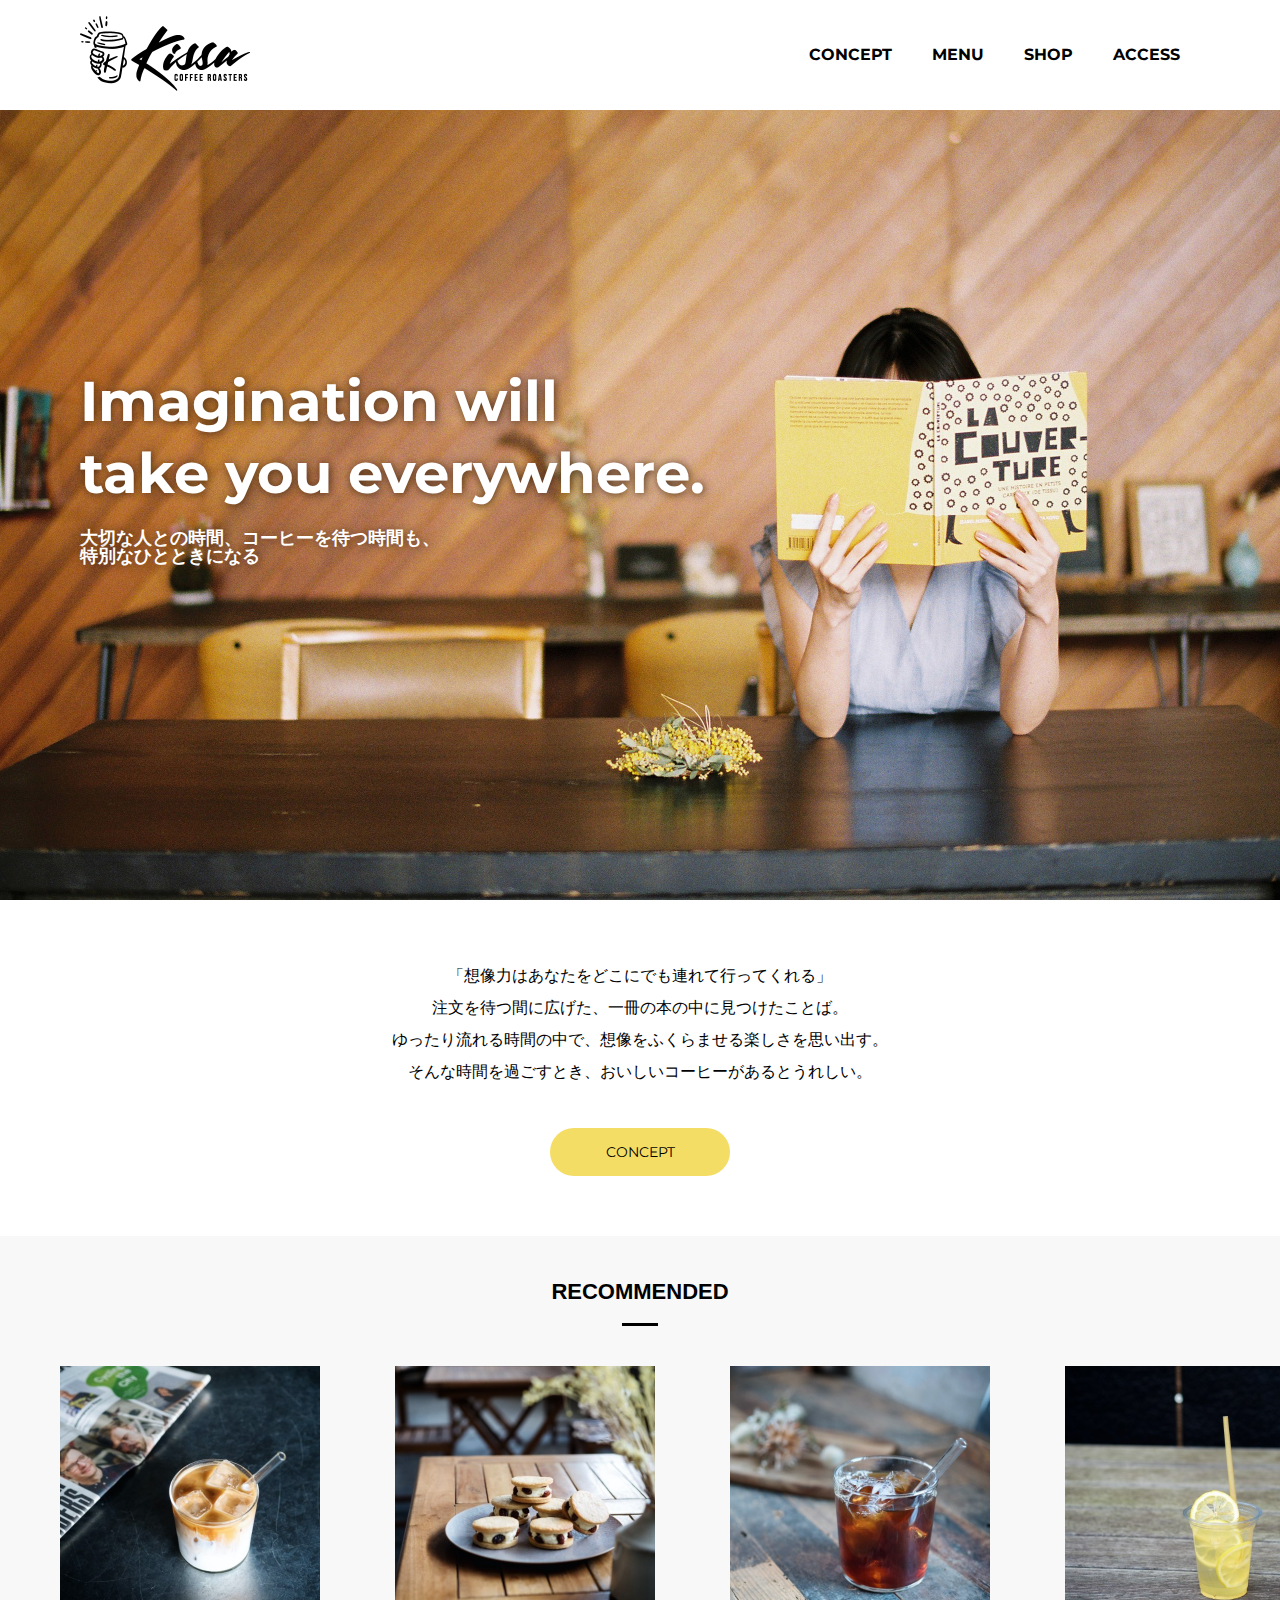
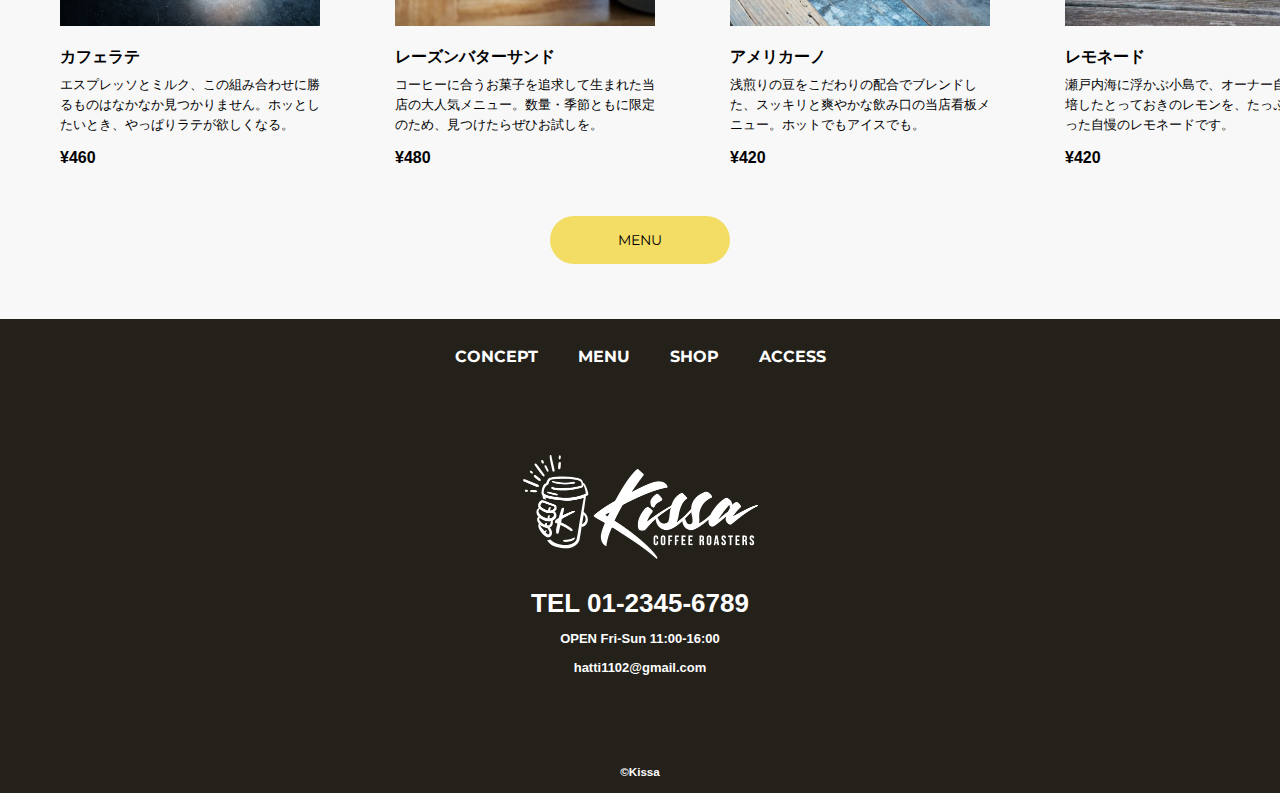
<file: index.html>
<!DOCTYPE html>
<html>

<head>
  <meta charset="UTF-8">
  <title>KISSA official website</title>
  <meta name="description" content="自家焙煎したこだわりのコーヒーと、思わず長居したくなるような居心地の良い空間を提供するカフェ「KISSA」のウェブサイトです。">
  <meta name="viewport" content="width=device-width">
  <script src="./js/toggle-menu.js"></script>
  <link href="./css/common.css" rel="stylesheet">
  <link href="./css/index.css" rel="stylesheet">
  <link rel="preconnect" href="https://fonts.googleapis.com">
  <link rel="preconnect" href="https://fonts.gstatic.com" crossorigin>
  <link href="https://fonts.googleapis.com/css2?family=Montserrat:wght@700&display=swap" rel="stylesheet">
</head>

<body>

  <!-- headerここから -->
  <header class="header">
    <div class="header-inner">
      <a class="header-logo" href="./index.html">
        <img src="./images/common/logo-header.png" alt="KISSA">
      </a>
      <button class="toggle-menu-button"></button>
      <div class="header-site-menu">
        <nav class="site-menu">
          <ul>
            <li><a href="./concept.html">CONCEPT</a></li>
            <li><a href="./menu.html">MENU</a></li>
            <li><a href="./shop.html">SHOP</a></li>
            <li><a href="./access.html">ACCESS</a></li>
          </ul>
        </nav>
      </div>
    </div>
  </header>
  <!-- headerここまで -->

  <!-- mainここから -->
  <main class="main">
    <div class="first-view">
      <div class="first-view-text">
        <h1>Imagination will <br>take you everywhere.</h1>
        <p>大切な人との時間、コーヒーを待つ時間も、<br>特別なひとときになる</p>
      </div>
    </div>
    <div class="lead">
      <p>「想像力はあなたをどこにでも連れて行ってくれる」<br>注文を待つ間に広げた、一冊の本の中に見つけたことば。<br>ゆったり流れる時間の中で、想像をふくらませる楽しさを思い出す。<br>そんな時間を過ごすとき、おいしいコーヒーがあるとうれしい。</p>
      <div class="link-button-area">
        <a class="link-button" href="./concept.html">CONCEPT</a>
      </div>
    </div>
    <div class="recommended">
      <h2>RECOMMENDED</h2>
      <ul class="item-list">
        <li>
          <img src="./images/index/img-item01.jpg" alt="カフェラテの商品画像">
          <dl>
            <dt>カフェラテ</dt>
            <dd>エスプレッソとミルク、この組み合わせに勝るものはなかなか見つかりません。ホッとしたいとき、やっぱりラテが欲しくなる。</dd>
          </dl>
          <p class="price">¥460</p>
        </li>
        <li>
          <img src="./images/index/img-item02.jpg" alt="レーズンバターサンドの商品画像">
          <dl>
            <dt>レーズンバターサンド</dt>
            <dd>コーヒーに合うお菓子を追求して生まれた当店の大人気メニュー。数量・季節ともに限定のため、見つけたらぜひお試しを。</dd>
          </dl>
          <p class="price">¥480</p>
        </li>
        <li>
          <img src="./images/index/img-item03.jpg" alt="アメリカーノの商品画像">
          <dl>
            <dt>アメリカーノ</dt>
            <dd>浅煎りの豆をこだわりの配合でブレンドした、スッキリと爽やかな飲み口の当店看板メニュー。ホットでもアイスでも。</dd>
          </dl>
          <p class="price">¥420</p>
        </li>
        <li>
          <img src="./images/index/img-item04.jpg" alt="レモネードの商品画像">
          <dl>
            <dt>レモネード</dt>
            <dd>瀬戸内海に浮かぶ小島で、オーナー自らが栽培したとっておきのレモンを、たっぷりと使った自慢のレモネードです。</dd>
          </dl>
          <p class="price">¥420</p>
        </li>
        <li>
          <img src="./images/index/img-item05.jpg" alt="ホットドッグ - チリの商品画像">
          <dl>
            <dt>ホットドッグ - チリ</dt>
            <dd>ちょっと小腹が空いたとき、あると嬉しいホットドッグ。特製チリソースとチーズをかければ、もう言葉はいりません。</dd>
          </dl>
          <p class="price">¥540</p>
        </li>
      </ul>
      <div class="link-button-area">
        <a class="link-button" href="./menu.html">MENU</a>
      </div>
    </div>
  </main>
  <!-- mainここまで -->

  <!-- footerここから -->
  <footer class="footer">
    <nav class="site-menu">
      <ul>
        <li><a href="./concept.html">CONCEPT</a></li>
        <li><a href="./menu.html">MENU</a></li>
        <li><a href="./shop.html">SHOP</a></li>
        <li><a href="./access.html">ACCESS</a></li>
      </ul>
    </nav>
    <a class="footer-logo" href="./index.html">
      <img src="./images/common/logo-footer.png" alt="KISSA">
    </a>
    <p class="footer-tel">TEL 01-2345-6789</p>
    <p class="footer-time">OPEN Fri-Sun 11:00-16:00</p>
    <p class="footer-mail">hatti1102@gmail.com</p>
    <p class="copyright"><small>&copy;Kissa</small></p>
  </footer>
  <!-- footerここまで -->

</body>

</html>
</file>
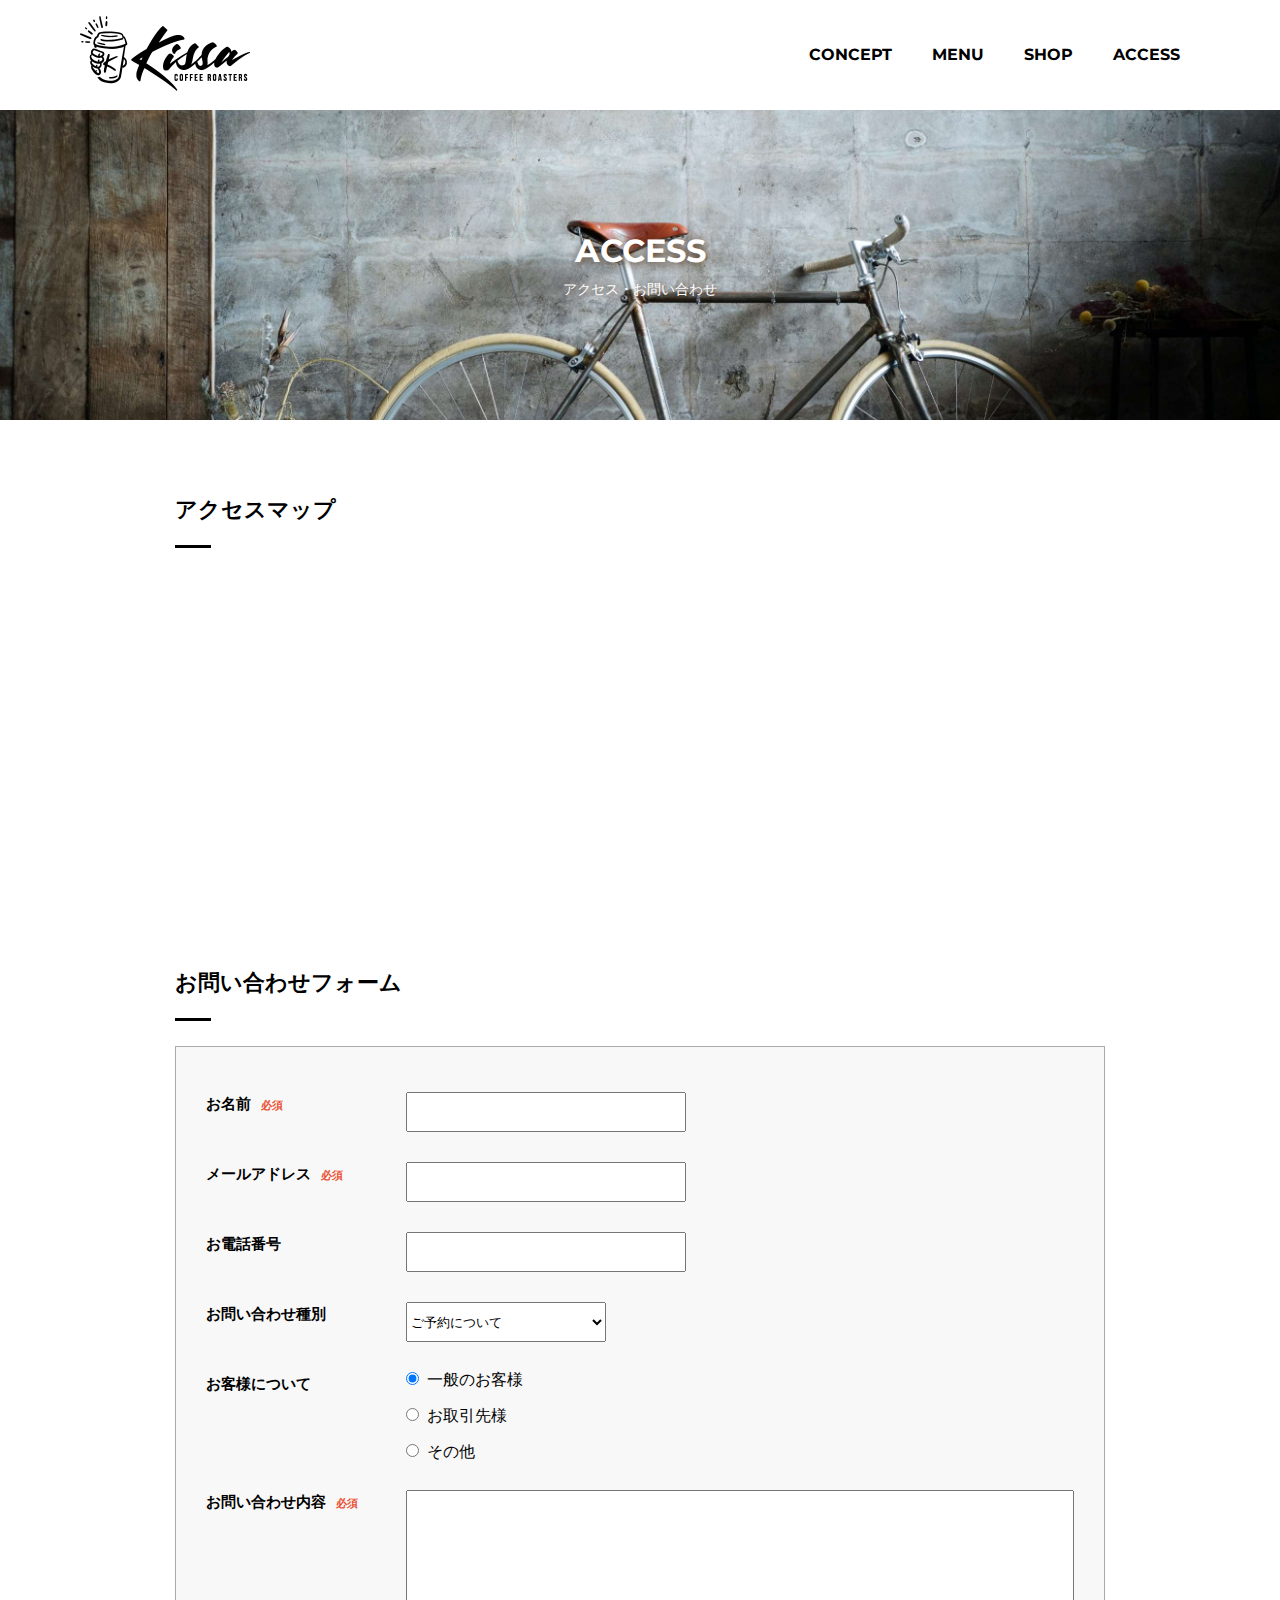
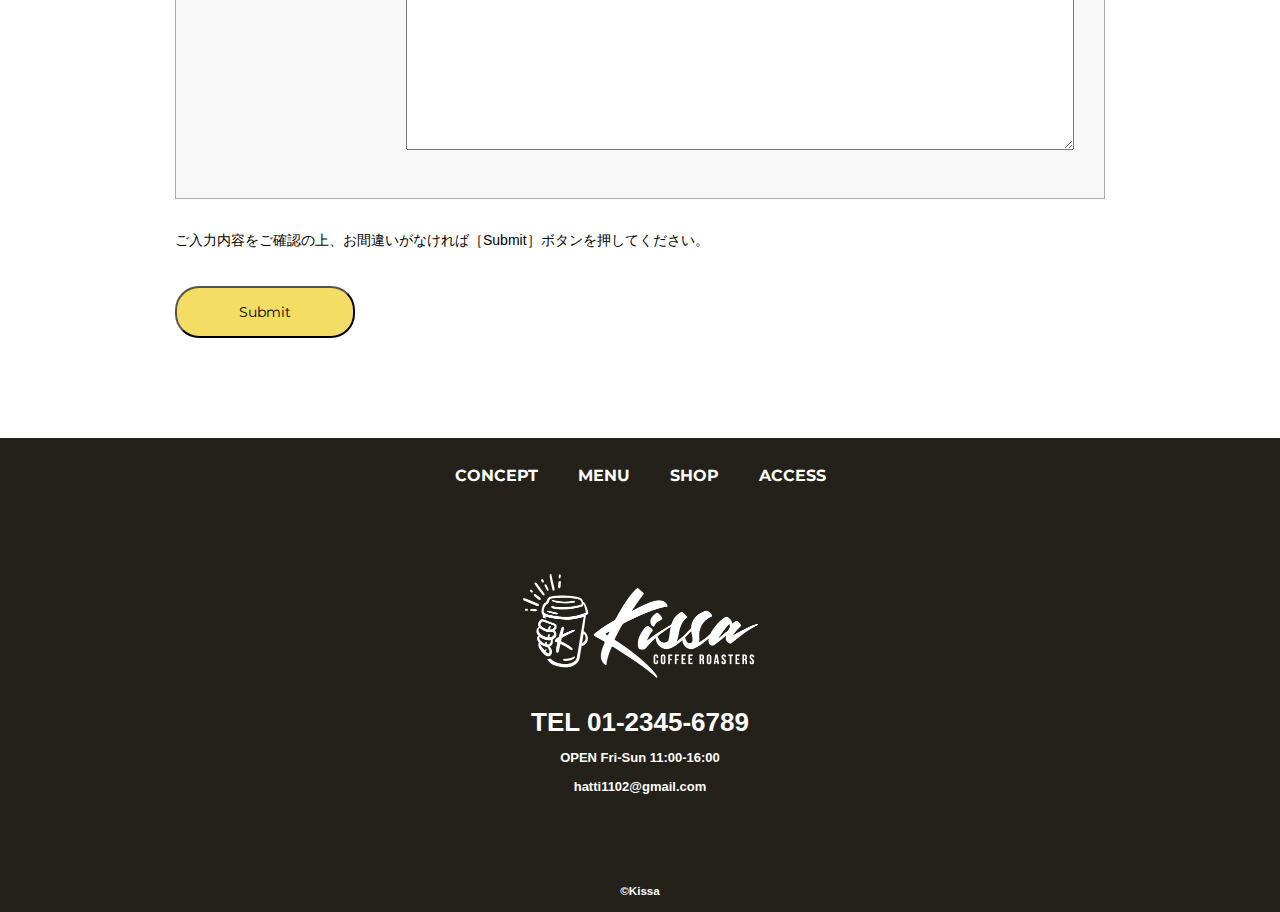
<file: access.html>
<!DOCTYPE html>
<html>

<head>
  <meta charset="UTF-8">
  <title>ACCESS｜KISSA official website</title>
  <meta name="description" content="カフェ「KISSA」のアクセスマップと問い合わせフォームが掲載されたページです。">
  <meta name="viewport" content="width=device-width">
  <script src="./js/toggle-menu.js"></script>
  <link href="./css/common.css" rel="stylesheet">
  <link href="./css/access.css" rel="stylesheet">
  <link rel="preconnect" href="https://fonts.googleapis.com">
  <link rel="preconnect" href="https://fonts.gstatic.com" crossorigin>
  <link href="https://fonts.googleapis.com/css2?family=Montserrat:wght@700&display=swap" rel="stylesheet">
</head>

<body>

  <!-- headerここから -->
  <header class="header">
    <div class="header-inner">
      <a class="header-logo" href="./index.html">
        <img src="./images/common/logo-header.png" alt="KISSA">
      </a>
      <button class="toggle-menu-button"></button>
      <div class="header-site-menu">
        <nav class="site-menu">
          <ul>
            <li><a href="./concept.html">CONCEPT</a></li>
            <li><a href="./menu.html">MENU</a></li>
            <li><a href="./shop.html">SHOP</a></li>
            <li><a href="./access.html">ACCESS</a></li>
          </ul>
        </nav>
      </div>
    </div>
  </header>
  <!-- headerここまで -->

  <!-- mainここから -->
  <main class="main">
    <div class="title">
      <h1>ACCESS</h1>
      <p>アクセス・お問い合わせ</p>
    </div>
    <div class="map">
      <h2>アクセスマップ</h2>
      <iframe src="https://www.google.com/maps/embed?pb=!1m18!1m12!1m3!1d3233.3936550277863!2d138.3161019!3d35.8638688!2m3!1f0!2f0!3f0!3m2!1i1024!2i768!4f13.1!3m3!1m2!1s0x601c6987d64042f7%3A0xf6a5d71dff896602!2z5bCP5re15rKi6aeF!5e0!3m2!1sja!2sjp!4v1634704228582!5m2!1sja!2sjp" style="border:0;" allowfullscreen="" loading="lazy"></iframe>
    </div>
    <div class="contact">
      <h2>お問い合わせフォーム</h2>
      <form action="#">
        <dl class="form-area">
          <dt><span class="required">お名前</span></dt>
          <dd><input class="input-text" type="text" name="name" required></dd>
          <dt><span class="required">メールアドレス</span></dt>
          <dd><input class="input-text" type="email" name="email" required></dd>
          <dt>お電話番号</dt>
          <dd><input class="input-text" type="tel" name="tel"></dd>
          <dt>お問い合わせ種別</dt>
          <dd>
            <select class="select-box" name="genre">
              <option value="ご予約について" selected>ご予約について</option>
              <option value="メニューについて">メニューについて</option>
              <option value="営業時間について">営業時間について</option>
            </select>
          </dd>
          <dt>お客様について</dt>
          <dd>
            <label class="radio-button"><input type="radio" name="user-type" value="一般のお客様" checked>一般のお客様</label>
            <label class="radio-button"><input type="radio" name="user-type" value="お取引先様">お取引先様</label>
            <label class="radio-button"><input type="radio" name="user-type" value="その他">その他</label>
          </dd>
          <dt><span class="required">お問い合わせ内容</span></dt>
          <dd><textarea class="message" name="message" required></textarea></dd>
        </dl>
        <p class="confirm-text">ご入力内容をご確認の上、お間違いがなければ［Submit］ボタンを押してください。</p>
        <button class="submit-button" type="submit">Submit</button>
      </form>
    </div>
  </main>
  <!-- mainここまで -->

  <!-- footerここから -->
  <footer class="footer">
    <nav class="site-menu">
      <ul>
        <li><a href="./concept.html">CONCEPT</a></li>
        <li><a href="./menu.html">MENU</a></li>
        <li><a href="./shop.html">SHOP</a></li>
        <li><a href="./access.html">ACCESS</a></li>
      </ul>
    </nav>
    <a class="footer-logo" href="./index.html">
      <img src="./images/common/logo-footer.png" alt="KISSA">
    </a>
    <p class="footer-tel">TEL 01-2345-6789</p>
    <p class="footer-time">OPEN Fri-Sun 11:00-16:00</p>
    <p class="footer-mail">hatti1102@gmail.com</p>
    <p class="copyright"><small>&copy;Kissa</small></p>
  </footer>
  <!-- footerここまで -->

</body>

</html>
</file>
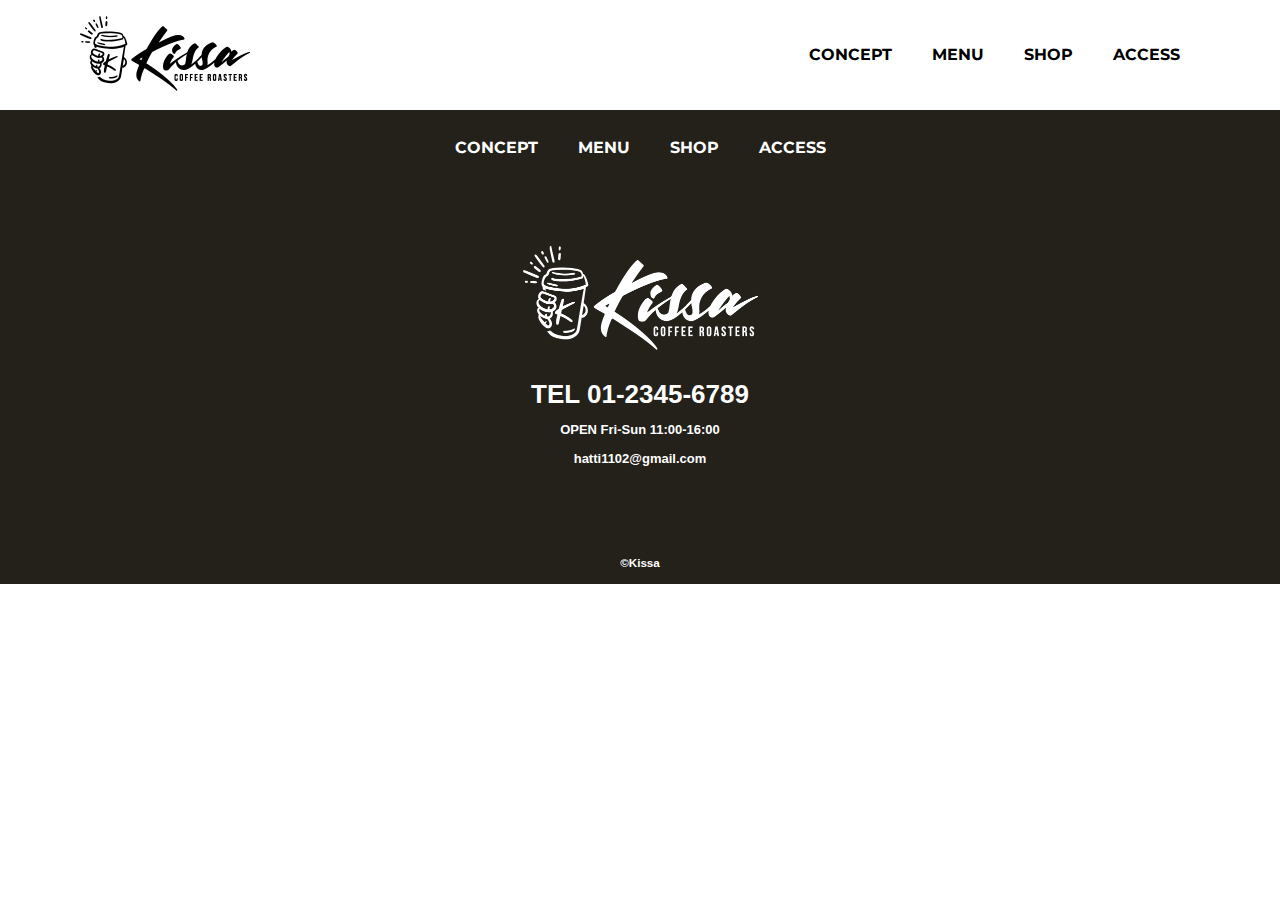
<file: common.html>
<!DOCTYPE html>
<html>

<head>
  <meta charset="UTF-8">
  <title>KISSA official website</title>
  <meta name="description" content="ページの概要文を記載します">
  <meta name="viewport" content="width=device-width">
  <script src="./js/toggle-menu.js"></script>
  <link href="./css/common.css" rel="stylesheet">
  <link rel="preconnect" href="https://fonts.googleapis.com">
  <link rel="preconnect" href="https://fonts.gstatic.com" crossorigin>
  <link href="https://fonts.googleapis.com/css2?family=Montserrat:wght@700&display=swap" rel="stylesheet">
</head>

<body>

  <!-- headerここから -->
  <header class="header">
    <div class="header-inner">
      <a class="header-logo" href="./index.html">
        <img src="./images/common/logo-header.png" alt="KISSA">
      </a>
      <button class="toggle-menu-button"></button>
      <div class="header-site-menu">
        <nav class="site-menu">
          <ul>
            <li><a href="./concept.html">CONCEPT</a></li>
            <li><a href="./menu.html">MENU</a></li>
            <li><a href="./shop.html">SHOP</a></li>
            <li><a href="./access.html">ACCESS</a></li>
          </ul>
        </nav>
      </div>
    </div>
  </header>
  <!-- headerここまで -->

  <!-- mainここから -->
  <main class="main"></main>
  <!-- mainここまで -->

  <!-- footerここから -->
  <footer class="footer">
    <nav class="site-menu">
      <ul>
        <li><a href="./concept.html">CONCEPT</a></li>
        <li><a href="./menu.html">MENU</a></li>
        <li><a href="./shop.html">SHOP</a></li>
        <li><a href="./access.html">ACCESS</a></li>
      </ul>
    </nav>
    <a class="footer-logo" href="./index.html">
      <img src="./images/common/logo-footer.png" alt="KISSA">
    </a>
    <p class="footer-tel">TEL 01-2345-6789</p>
    <p class="footer-time">OPEN Fri-Sun 11:00-16:00</p>
    <p class="footer-mail">hatti1102@gmail.com</p>
    <p class="copyright"><small>&copy;Kissa</small></p>
  </footer>
  <!-- footerここまで -->

</body>

</html>
</file>
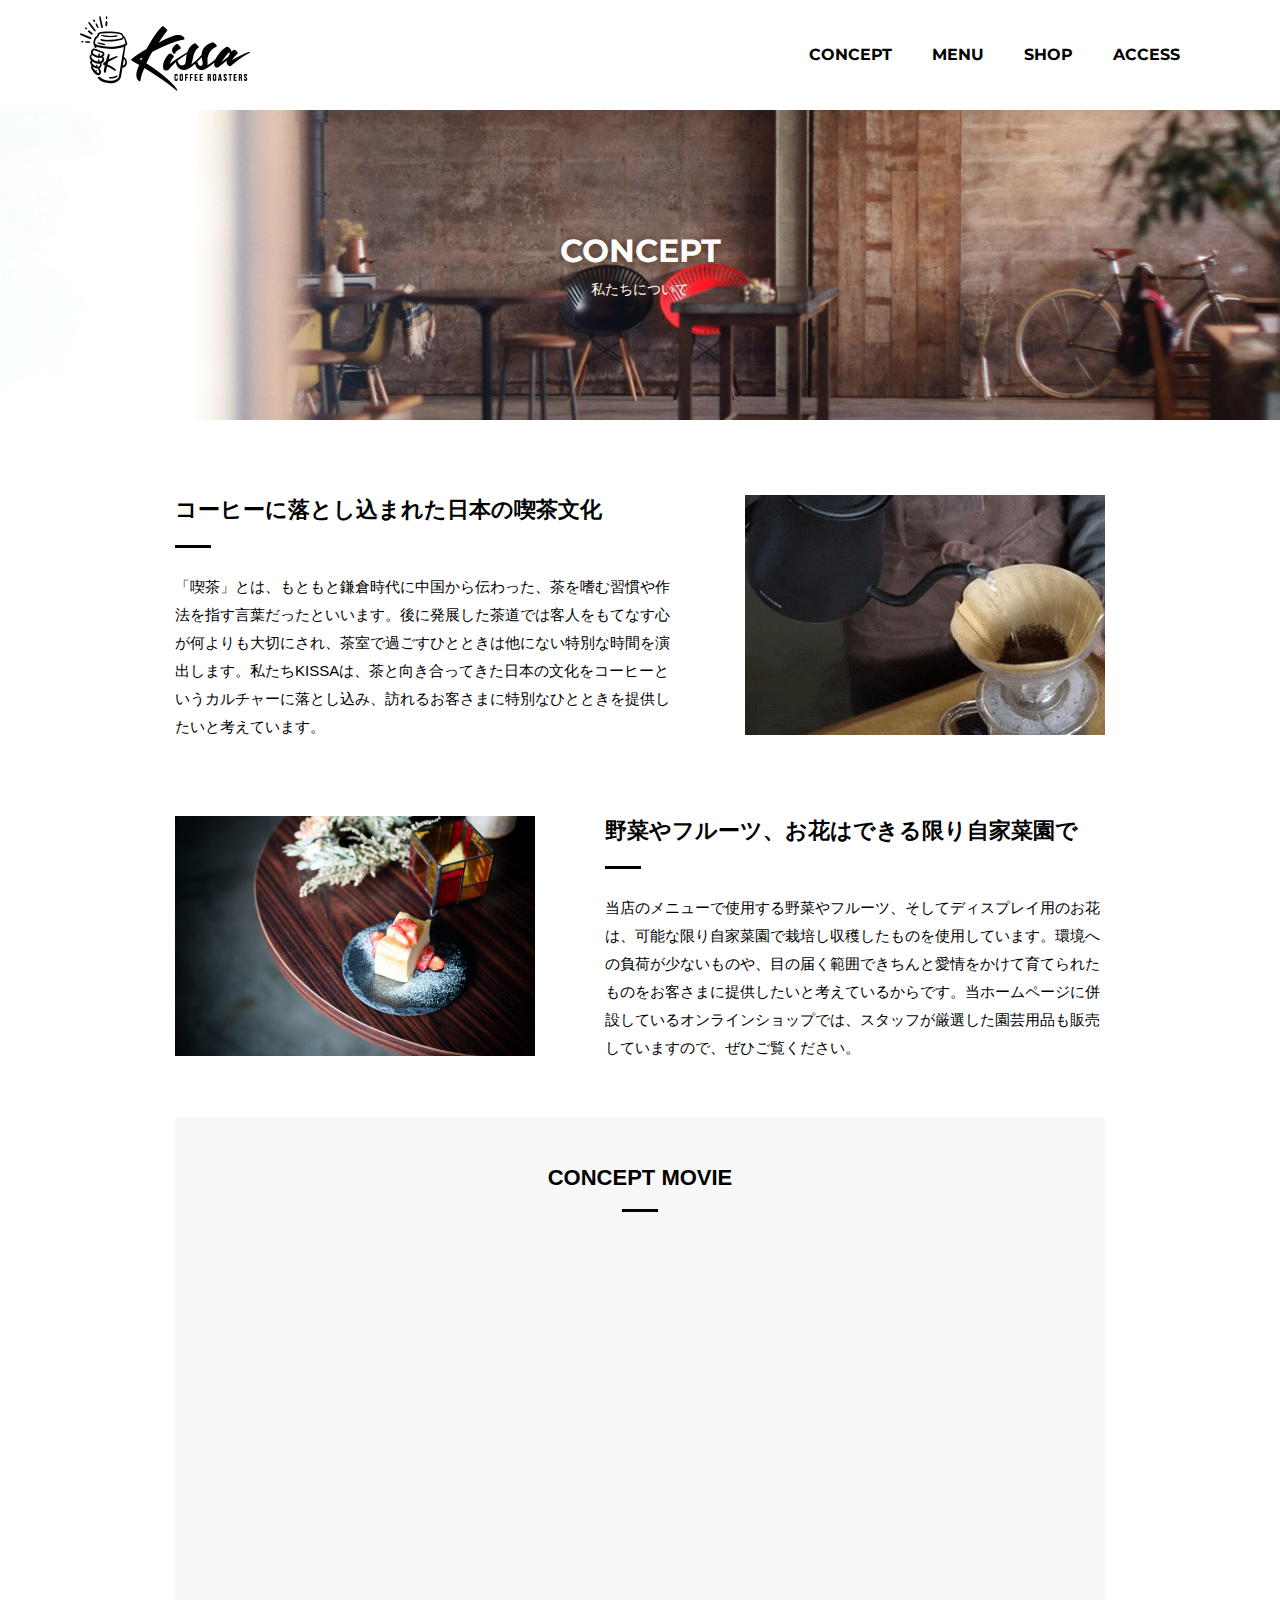
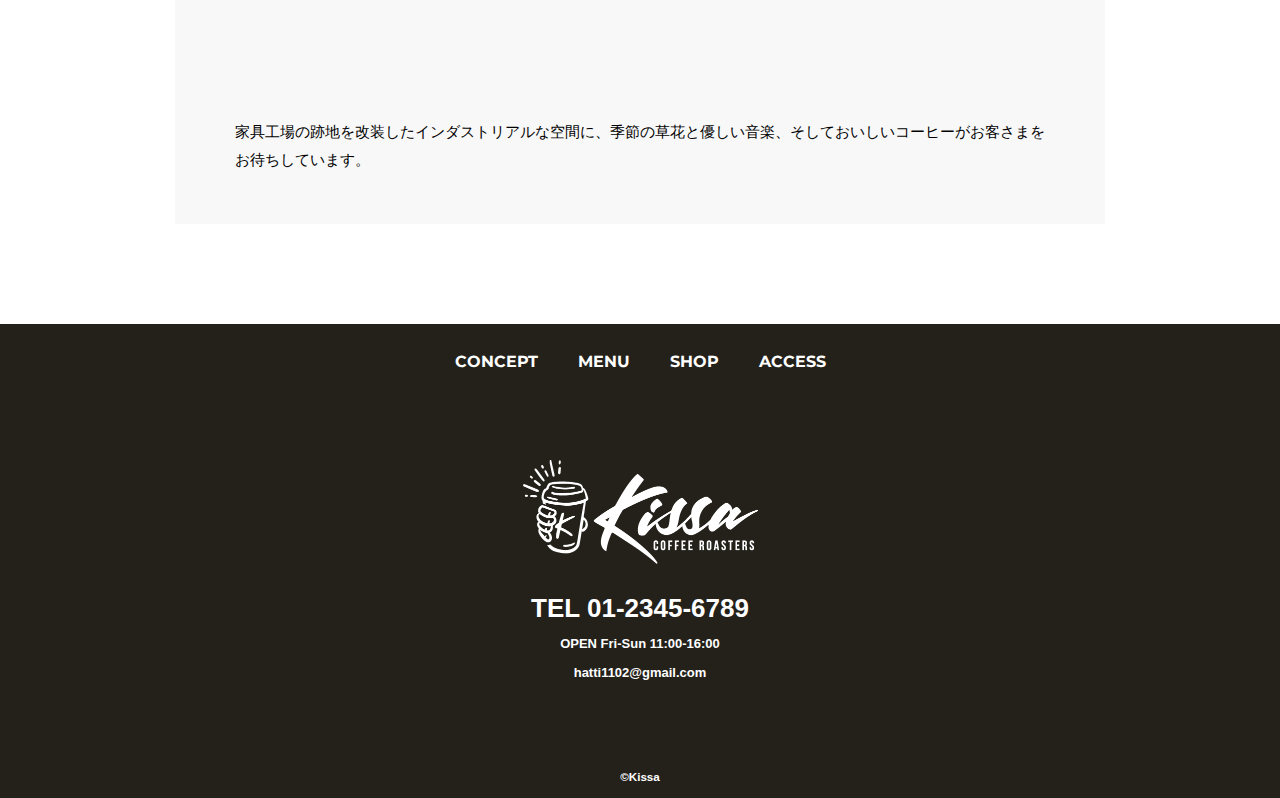
<file: concept.html>
<!DOCTYPE html>
<html>

<head>
  <meta charset="UTF-8">
  <title>CONCEPT｜KISSA official website</title>
  <meta name="description" content="カフェ「KISSA」は日本の喫茶文化をコーヒーに落とし込み、訪れるお客さまに特別なひとときを提供します。">
  <meta name="viewport" content="width=device-width">
  <script src="./js/toggle-menu.js"></script>
  <link href="./css/common.css" rel="stylesheet">
  <link href="./css/concept.css" rel="stylesheet">
  <link rel="preconnect" href="https://fonts.googleapis.com">
  <link rel="preconnect" href="https://fonts.gstatic.com" crossorigin>
  <link href="https://fonts.googleapis.com/css2?family=Montserrat:wght@700&display=swap" rel="stylesheet">
</head>

<body>

  <!-- headerここから -->
  <header class="header">
    <div class="header-inner">
      <a class="header-logo" href="./index.html">
        <img src="./images/common/logo-header.png" alt="KISSA">
      </a>
      <button class="toggle-menu-button"></button>
      <div class="header-site-menu">
        <nav class="site-menu">
          <ul>
            <li><a href="./concept.html">CONCEPT</a></li>
            <li><a href="./menu.html">MENU</a></li>
            <li><a href="./shop.html">SHOP</a></li>
            <li><a href="./access.html">ACCESS</a></li>
          </ul>
        </nav>
      </div>
    </div>
  </header>
  <!-- headerここまで -->

  <!-- mainここから -->
  <main class="main">
    <div class="title">
      <h1>CONCEPT</h1>
      <p>私たちについて</p>
    </div>
    <div class="feature">
      <div class="feature-text">
        <h2>コーヒーに落とし込まれた日本の喫茶文化</h2>
        <p>「喫茶」とは、もともと鎌倉時代に中国から伝わった、茶を嗜む習慣や作法を指す言葉だったといいます。後に発展した茶道では客人をもてなす心が何よりも大切にされ、茶室で過ごすひとときは他にない特別な時間を演出します。私たちKISSAは、茶と向き合ってきた日本の文化をコーヒーというカルチャーに落とし込み、訪れるお客さまに特別なひとときを提供したいと考えています。</p>
      </div>
      <img src="./images/concept/img-item01.gif" alt="コーヒーを淹れている画像">
    </div>
    <div class="feature reverse">
      <div class="feature-text">
        <h2>野菜やフルーツ、お花はできる限り自家菜園で</h2>
        <p>当店のメニューで使用する野菜やフルーツ、そしてディスプレイ用のお花は、可能な限り自家菜園で栽培し収穫したものを使用しています。環境への負荷が少ないものや、目の届く範囲できちんと愛情をかけて育てられたものをお客さまに提供したいと考えているからです。当ホームページに併設しているオンラインショップでは、スタッフが厳選した園芸用品も販売していますので、ぜひご覧ください。</p>
      </div>
      <img src="./images/concept/img-item02.jpg" alt="ケーキとドライフラワーの画像">
    </div>
    <div class="movie">
      <h2>CONCEPT MOVIE</h2>
      <iframe src="https://www.youtube.com/embed/bHzURMA0SKc" title="YouTube video player" frameborder="0" allow="accelerometer; autoplay; clipboard-write; encrypted-media; gyroscope; picture-in-picture" allowfullscreen></iframe>
      <p>家具工場の跡地を改装したインダストリアルな空間に、季節の草花と優しい音楽、そしておいしいコーヒーがお客さまをお待ちしています。</p>
    </div>
  </main>
  <!-- mainここまで -->

  <!-- footerここから -->
  <footer class="footer">
    <nav class="site-menu">
      <ul>
        <li><a href="./concept.html">CONCEPT</a></li>
        <li><a href="./menu.html">MENU</a></li>
        <li><a href="./shop.html">SHOP</a></li>
        <li><a href="./access.html">ACCESS</a></li>
      </ul>
    </nav>
    <a class="footer-logo" href="./index.html">
      <img src="./images/common/logo-footer.png" alt="KISSA">
    </a>
    <p class="footer-tel">TEL 01-2345-6789</p>
    <p class="footer-time">OPEN Fri-Sun 11:00-16:00</p>
    <p class="footer-mail">hatti1102@gmail.com</p>
    <p class="copyright"><small>&copy;Kissa</small></p>
  </footer>
  <!-- footerここまで -->

</body>

</html>
</file>
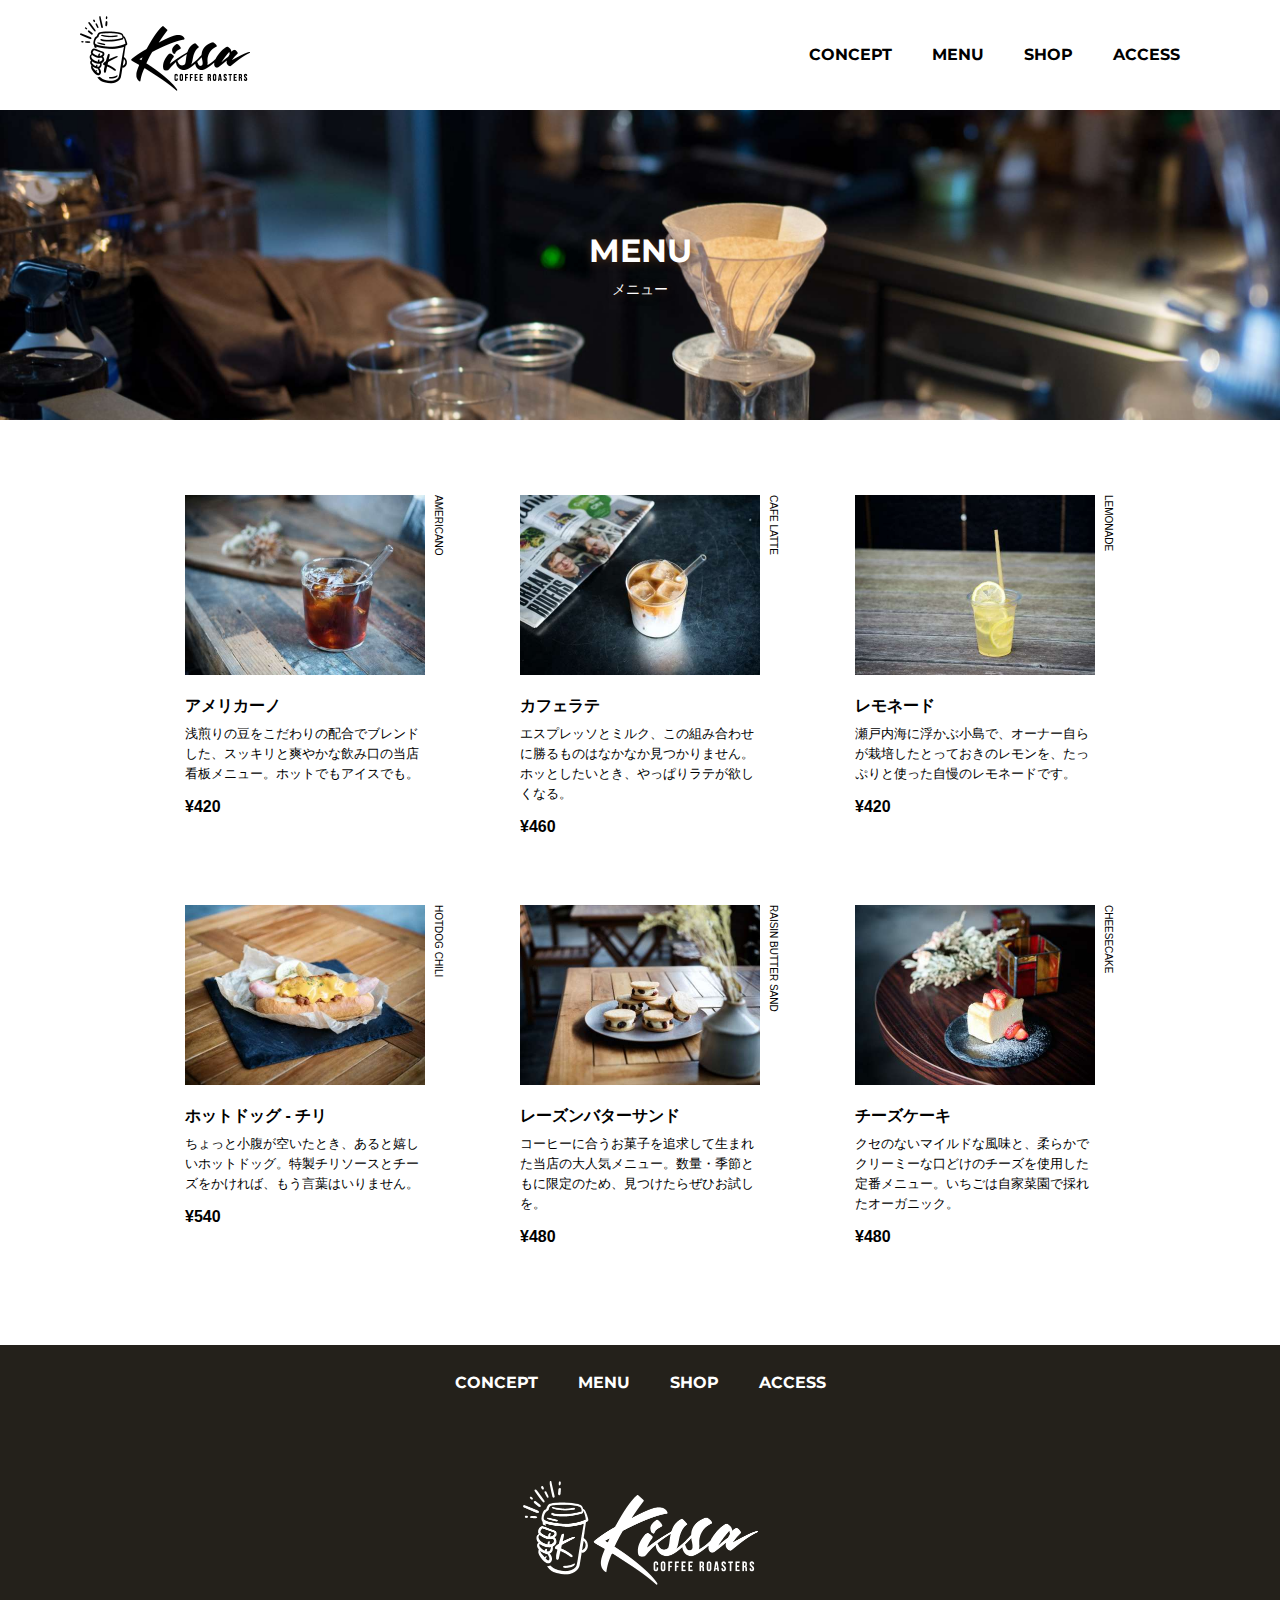
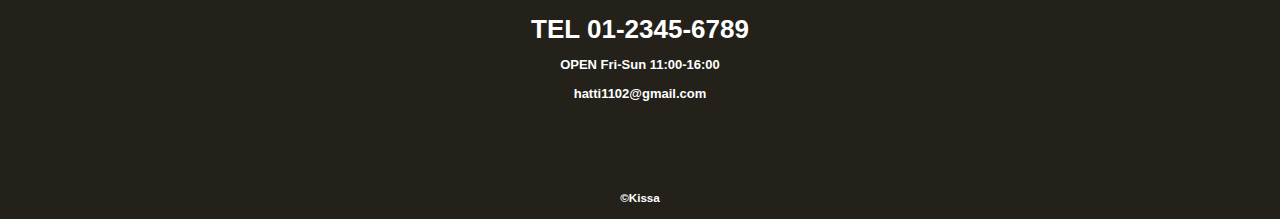
<file: menu.html>
<!DOCTYPE html>
<html>

<head>
  <meta charset="UTF-8">
  <title>MENU｜KISSA official website</title>
  <meta name="description" content="カフェ「KISSA」のメニューを掲載しています。こだわりの浅煎りコーヒーをはじめ、さまざまなメニューをご用意しています。">
  <meta name="viewport" content="width=device-width">
  <script src="./js/toggle-menu.js"></script>
  <link href="./css/common.css" rel="stylesheet">
  <link href="./css/menu.css" rel="stylesheet">
  <link rel="preconnect" href="https://fonts.googleapis.com">
  <link rel="preconnect" href="https://fonts.gstatic.com" crossorigin>
  <link href="https://fonts.googleapis.com/css2?family=Montserrat:wght@700&display=swap" rel="stylesheet">
</head>

<body>

  <!-- headerここから -->
  <header class="header">
    <div class="header-inner">
      <a class="header-logo" href="./index.html">
        <img src="./images/common/logo-header.png" alt="KISSA">
      </a>
      <button class="toggle-menu-button"></button>
      <div class="header-site-menu">
        <nav class="site-menu">
          <ul>
            <li><a href="./concept.html">CONCEPT</a></li>
            <li><a href="./menu.html">MENU</a></li>
            <li><a href="./shop.html">SHOP</a></li>
            <li><a href="./access.html">ACCESS</a></li>
          </ul>
        </nav>
      </div>
    </div>
  </header>
  <!-- headerここまで -->

  <!-- mainここから -->
  <main class="main">
    <div class="title">
      <h1>MENU</h1>
      <p>メニュー</p>
    </div>
    <ul class="item-list">
      <li>
        <img src="./images/menu/img-item01.jpg" alt="アメリカーノの商品画像">
        <dl>
          <dt>アメリカーノ</dt>
          <dd>浅煎りの豆をこだわりの配合でブレンドした、スッキリと爽やかな飲み口の当店看板メニュー。ホットでもアイスでも。</dd>
        </dl>
        <p class="price">¥420</p>
        <p class="item-label">AMERICANO</p>
      </li>
      <li>
        <img src="./images/menu/img-item02.jpg" alt="カフェラテの商品画像">
        <dl>
          <dt>カフェラテ</dt>
          <dd>エスプレッソとミルク、この組み合わせに勝るものはなかなか見つかりません。ホッとしたいとき、やっぱりラテが欲しくなる。</dd>
        </dl>
        <p class="price">¥460</p>
        <p class="item-label">CAFE LATTE</p>
      </li>
      <li>
        <img src="./images/menu/img-item03.jpg" alt="レモネードの商品画像">
        <dl>
          <dt>レモネード</dt>
          <dd>瀬戸内海に浮かぶ小島で、オーナー自らが栽培したとっておきのレモンを、たっぷりと使った自慢のレモネードです。</dd>
        </dl>
        <p class="price">¥420</p>
        <p class="item-label">LEMONADE</p>
      </li>
      <li>
        <img src="./images/menu/img-item04.jpg" alt="ホットドッグ - チリの商品画像">
        <dl>
          <dt>ホットドッグ - チリ</dt>
          <dd>ちょっと小腹が空いたとき、あると嬉しいホットドッグ。特製チリソースとチーズをかければ、もう言葉はいりません。</dd>
        </dl>
        <p class="price">¥540</p>
        <p class="item-label">HOTDOG CHILI</p>
      </li>
      <li>
        <img src="./images/menu/img-item05.jpg" alt="レーズンバターサンドの商品画像">
        <dl>
          <dt>レーズンバターサンド</dt>
          <dd>コーヒーに合うお菓子を追求して生まれた当店の大人気メニュー。数量・季節ともに限定のため、見つけたらぜひお試しを。</dd>
        </dl>
        <p class="price">¥480</p>
        <p class="item-label">RAISIN BUTTER SAND</p>
      </li>
      <li>
        <img src="./images/menu/img-item06.jpg" alt="チーズケーキの商品画像">
        <dl>
          <dt>チーズケーキ</dt>
          <dd>クセのないマイルドな風味と、柔らかでクリーミーな口どけのチーズを使用した定番メニュー。いちごは自家菜園で採れたオーガニック。</dd>
        </dl>
        <p class="price">¥480</p>
        <p class="item-label">CHEESECAKE</p>
      </li>
    </ul>
  </main>
  <!-- mainここまで -->

  <!-- footerここから -->
  <footer class="footer">
    <nav class="site-menu">
      <ul>
        <li><a href="./concept.html">CONCEPT</a></li>
        <li><a href="./menu.html">MENU</a></li>
        <li><a href="./shop.html">SHOP</a></li>
        <li><a href="./access.html">ACCESS</a></li>
      </ul>
    </nav>
    <a class="footer-logo" href="./index.html">
      <img src="./images/common/logo-footer.png" alt="KISSA">
    </a>
    <p class="footer-tel">TEL 01-2345-6789</p>
    <p class="footer-time">OPEN Fri-Sun 11:00-16:00</p>
    <p class="footer-mail">hatti1102@gmail.com</p>
    <p class="copyright"><small>&copy;Kissa</small></p>
  </footer>
  <!-- footerここまで -->

</body>

</html>
</file>
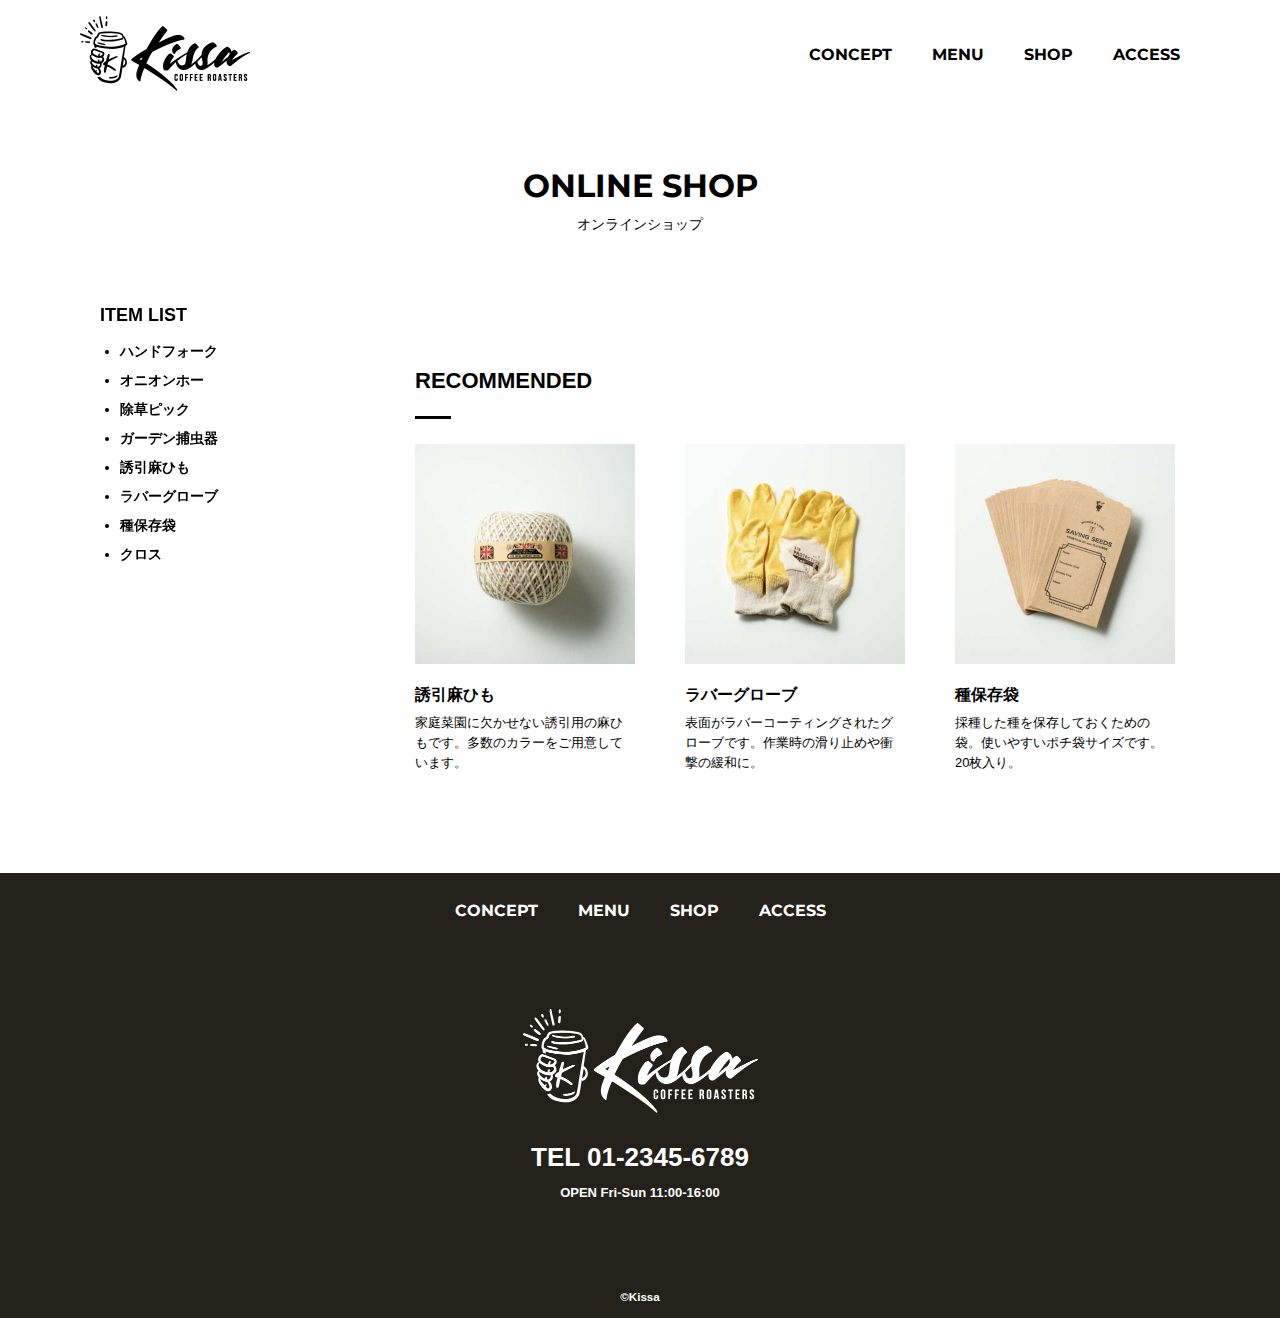
<file: shop-detail.html>
<!DOCTYPE html>
<html>

<head>
    <meta charset="UTF-8">
    <title>ONLINE SHOP｜KISSA official website</title>
    <meta name="description" content="カフェ「KISSA」のスタッフが厳選した、園芸用品のオンラインショップのページです。">
    <meta name="viewport" content="width=device-width">
    <script src="./js/toggle-menu.js"></script>
    <link href="./css/common.css" rel="stylesheet">
    <link href="./css/shop.css" rel="stylesheet">
    <link rel="preconnect" href="https://fonts.googleapis.com">
    <link rel="preconnect" href="https://fonts.gstatic.com" crossorigin>
    <link href="https://fonts.googleapis.com/css2?family=Montserrat:wght@700&display=swap" rel="stylesheet">
</head>

<body>

    <!-- headerここから -->
    <header class="header">
        <div class="header-inner">
            <a class="header-logo" href="./index.html">
                <img src="./images/common/logo-header.png" alt="KISSA">
            </a>
            <button class="toggle-menu-button"></button>
            <div class="header-site-menu">
                <nav class="site-menu">
                    <ul>
                        <li><a href="./concept.html">CONCEPT</a></li>
                        <li><a href="./menu.html">MENU</a></li>
                        <li><a href="./shop.html">SHOP</a></li>
                        <li><a href="./access.html">ACCESS</a></li>
                    </ul>
                </nav>
            </div>
        </div>
    </header>
    <!-- headerここまで -->

    <!-- mainここから -->
    <main class="main">
        <div class="title">
            <h1>ONLINE SHOP</h1>
            <p>オンラインショップ</p>
        </div>
        <div class="shop-contents">
            <div class="shop-item">

                <div class="item-group recommended">
                    <h2>RECOMMENDED</h2>
                    <ul class="item-list">
                        <li>
                            <a href="./shop-detail.html">
                                <img src="./images/shop/img-item05.jpg" alt="誘引麻ひもの画像">
                                <dl>
                                    <dt>誘引麻ひも</dt>
                                    <dd>家庭菜園に欠かせない誘引用の麻ひもです。多数のカラーをご用意しています。</dd>
                                </dl>
                            </a>
                        </li>
                        <li>
                            <a href="./shop-detail.html">
                                <img src="./images/shop/img-item06.jpg" alt="ラバーグローブの画像">
                                <dl>
                                    <dt>ラバーグローブ</dt>
                                    <dd>表面がラバーコーティングされたグローブです。作業時の滑り止めや衝撃の緩和に。</dd>
                                </dl>
                            </a>
                        </li>
                        <li>
                            <a href="./shop-detail.html">
                                <img src="./images/shop/img-item07.jpg" alt="種保存袋の商品画像">
                                <dl>
                                    <dt>種保存袋</dt>
                                    <dd>採種した種を保存しておくための袋。使いやすいポチ袋サイズです。20枚入り。</dd>
                                </dl>
                            </a>
                        </li>
                    </ul>
                </div>
            </div>
            <aside class="shop-menu">
                <div class="shop-menu-inner">
                    <h2>ITEM LIST</h2>
                    <ul>
                        <li><a href="./shop-detail.html">ハンドフォーク</a></li>
                        <li><a href="./shop-detail.html">オニオンホー</a></li>
                        <li><a href="./shop-detail.html">除草ピック</a></li>
                        <li><a href="./shop-detail.html">ガーデン捕虫器</a></li>
                        <li><a href="./shop-detail.html">誘引麻ひも</a></li>
                        <li><a href="./shop-detail.html">ラバーグローブ</a></li>
                        <li><a href="./shop-detail.html">種保存袋</a></li>
                        <li><a href="./shop-detail.html">クロス</a></li>
                    </ul>
                </div>
            </aside>
        </div>
    </main>
    <!-- mainここまで -->

    <!-- footerここから -->
    <footer class="footer">
        <nav class="site-menu">
            <ul>
                <li><a href="./concept.html">CONCEPT</a></li>
                <li><a href="./menu.html">MENU</a></li>
                <li><a href="./shop.html">SHOP</a></li>
                <li><a href="./access.html">ACCESS</a></li>
            </ul>
        </nav>
        <a class="footer-logo" href="./index.html">
            <img src="./images/common/logo-footer.png" alt="KISSA">
        </a>
        <p class="footer-tel">TEL 01-2345-6789</p>
        <p class="footer-time">OPEN Fri-Sun 11:00-16:00</p>
        <p class="copyright"><small>&copy;Kissa</small></p>
    </footer>
    <!-- footerここまで -->

</body>

</html>
</file>
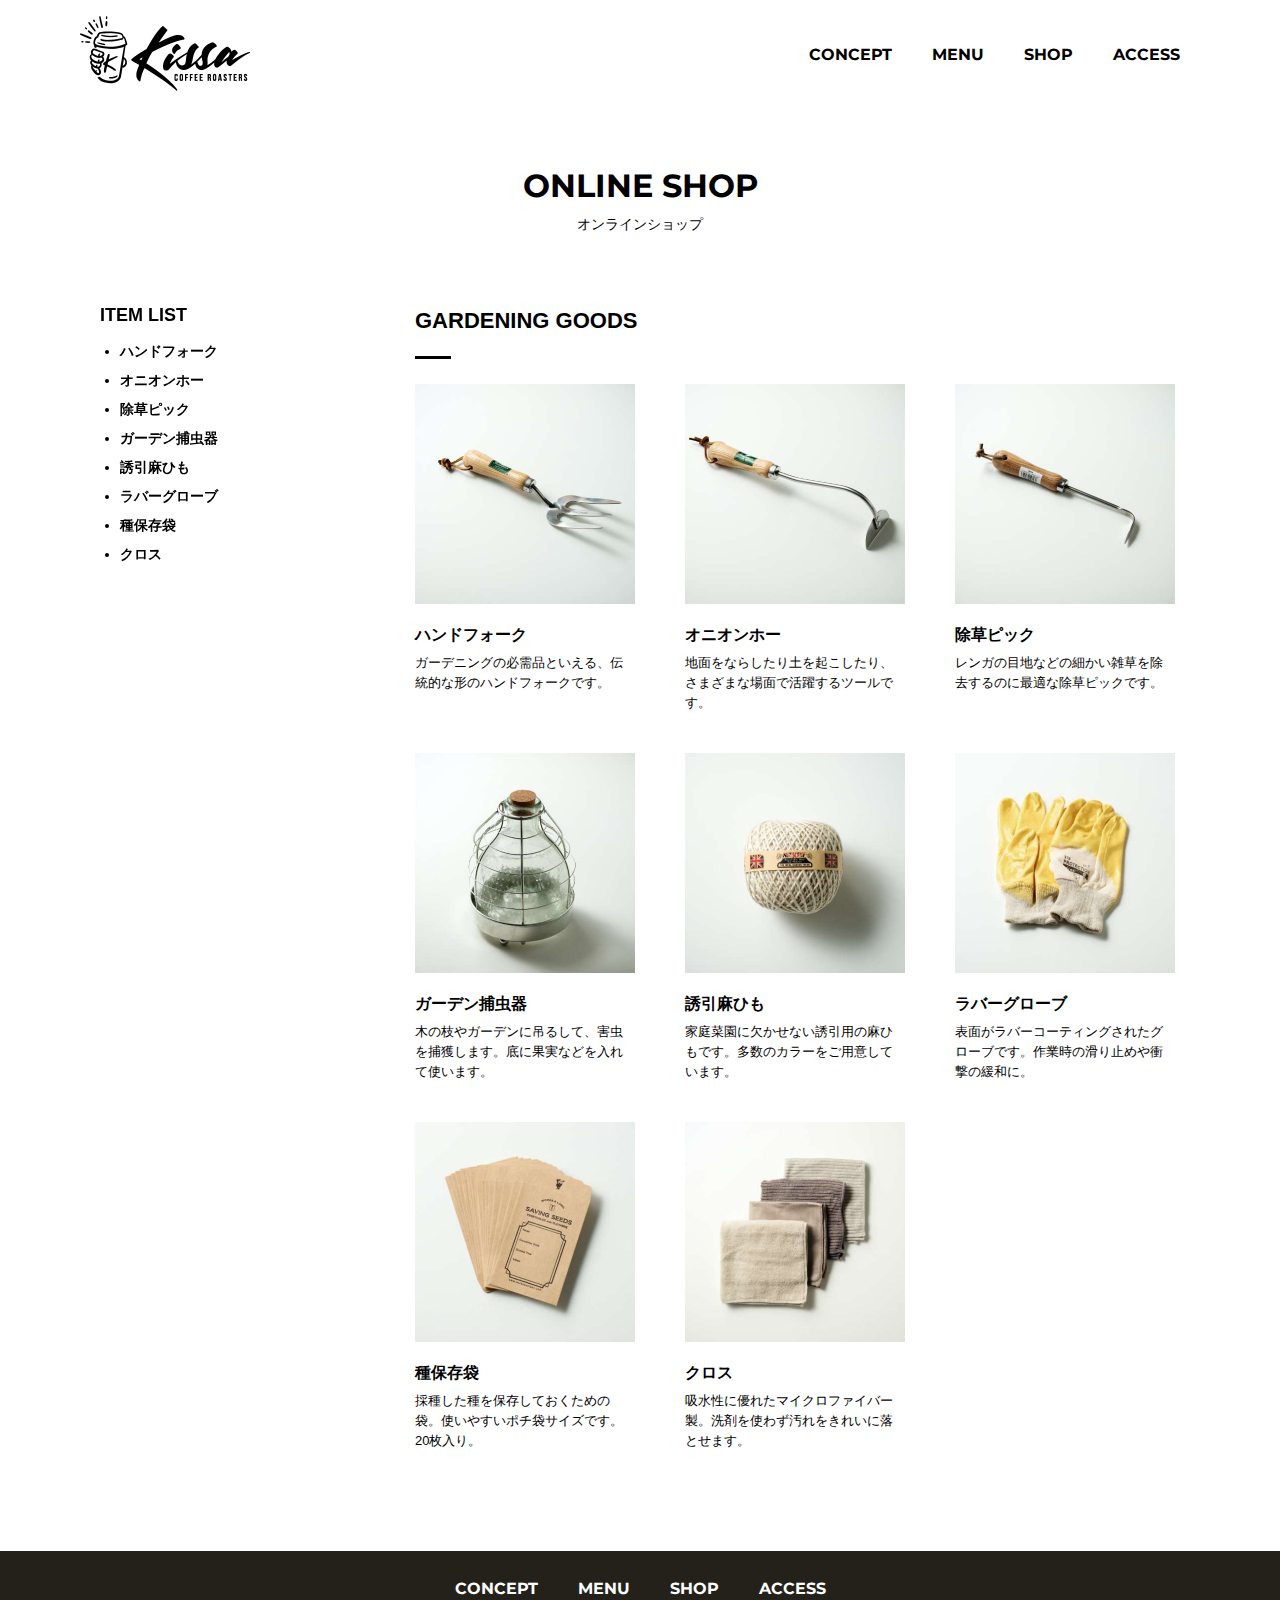
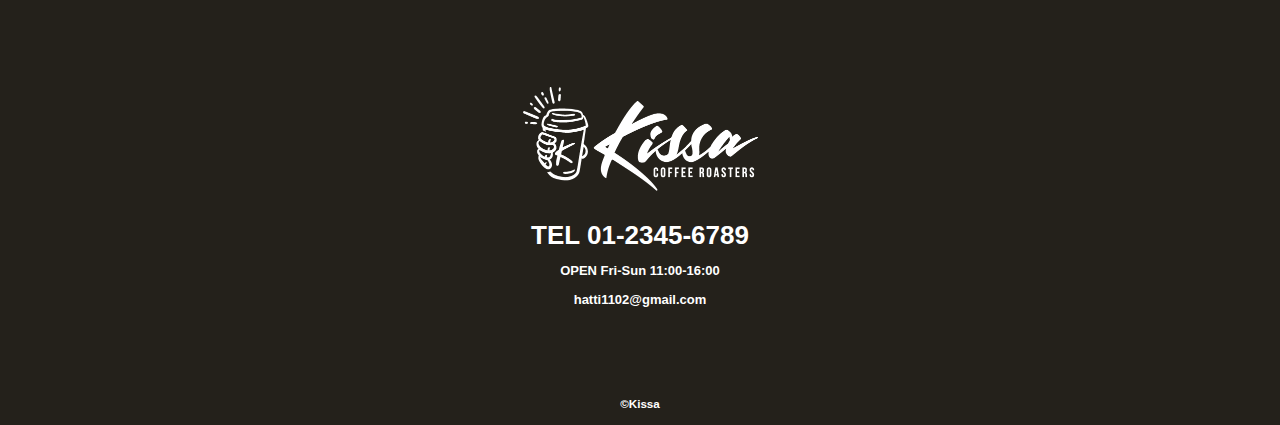
<file: shop.html>
<!DOCTYPE html>
<html>

<head>
  <meta charset="UTF-8">
  <title>ONLINE SHOP｜KISSA official website</title>
  <meta name="description" content="カフェ「KISSA」のスタッフが厳選した、園芸用品のオンラインショップのページです。">
  <meta name="viewport" content="width=device-width">
  <script src="./js/toggle-menu.js"></script>
  <link href="./css/common.css" rel="stylesheet">
  <link href="./css/shop.css" rel="stylesheet">
  <link rel="preconnect" href="https://fonts.googleapis.com">
  <link rel="preconnect" href="https://fonts.gstatic.com" crossorigin>
  <link href="https://fonts.googleapis.com/css2?family=Montserrat:wght@700&display=swap" rel="stylesheet">
</head>

<body>

  <!-- headerここから -->
  <header class="header">
    <div class="header-inner">
      <a class="header-logo" href="./index.html">
        <img src="./images/common/logo-header.png" alt="KISSA">
      </a>
      <button class="toggle-menu-button"></button>
      <div class="header-site-menu">
        <nav class="site-menu">
          <ul>
            <li><a href="./concept.html">CONCEPT</a></li>
            <li><a href="./menu.html">MENU</a></li>
            <li><a href="./shop.html">SHOP</a></li>
            <li><a href="./access.html">ACCESS</a></li>
          </ul>
        </nav>
      </div>
    </div>
  </header>
  <!-- headerここまで -->

  <!-- mainここから -->
  <main class="main">
    <div class="title">
      <h1>ONLINE SHOP</h1>
      <p>オンラインショップ</p>
    </div>
    <div class="shop-contents">
      <div class="shop-item">
        <div class="item-group">
          <h2>GARDENING GOODS</h2>
          <ul class="item-list">
            <li>
              <a href="./shop-detail.html">
              <img src="./images/shop/img-item01.jpg" alt="ハンドフォークの商品画像">
              <dl>
                <dt>ハンドフォーク</dt>
                <dd>ガーデニングの必需品といえる、伝統的な形のハンドフォークです。</dd>
              </dl>
              </a>
            </li>
            <li>
              <a href="./shop-detail.html">
                <img src="./images/shop/img-item02.jpg" alt="オニオンホーの商品画像">
                <dl>
                  <dt>オニオンホー</dt>
                  <dd>地面をならしたり土を起こしたり、さまざまな場面で活躍するツールです。</dd>
                </dl>
              </a>
            </li>
            <li>
              <a href="./shop-detail.html">
                <img src="./images/shop/img-item03.jpg" alt="除草ピックの商品画像">
                <dl>
                  <dt>除草ピック</dt>
                  <dd>レンガの目地などの細かい雑草を除去するのに最適な除草ピックです。</dd>
                </dl>
              </a>
            </li>
            <li>
              <a href="./shop-detail.html">
                <img src="./images/shop/img-item04.jpg" alt="ガーデン捕虫器の商品画像">
                <dl>
                  <dt>ガーデン捕虫器</dt>
                  <dd>木の枝やガーデンに吊るして、害虫を捕獲します。底に果実などを入れて使います。</dd>
                </dl>
              </a>
            </li>
            <li>
              <a href="./shop-detail.html">
                <img src="./images/shop/img-item05.jpg" alt="誘引麻ひもの商品画像">
                <dl>
                  <dt>誘引麻ひも</dt>
                  <dd>家庭菜園に欠かせない誘引用の麻ひもです。多数のカラーをご用意しています。</dd>
                </dl>
              </a>
            </li>
            <li>
              <a href="./shop-detail.html">
                <img src="./images/shop/img-item06.jpg" alt="ラバーグローブの商品画像">
                <dl>
                  <dt>ラバーグローブ</dt>
                  <dd>表面がラバーコーティングされたグローブです。作業時の滑り止めや衝撃の緩和に。</dd>
                </dl>
              </a>
            </li>
            <li>
              <a href="./shop-detail.html">
                <img src="./images/shop/img-item07.jpg" alt="種保存袋の商品画像">
                <dl>
                  <dt>種保存袋</dt>
                  <dd>採種した種を保存しておくための袋。使いやすいポチ袋サイズです。20枚入り。</dd>
                </dl>
              </a>
            </li>
            <li>
              <a href="./shop-detail.html">
                <img src="./images/shop/img-item08.jpg" alt="クロスの商品画像">
                <dl>
                  <dt>クロス</dt>
                  <dd>吸水性に優れたマイクロファイバー製。洗剤を使わず汚れをきれいに落とせます。</dd>
                </dl>
              </a>
            </li>
          </ul>
        </div>
      </div>
      <aside class="shop-menu">
        <div class="shop-menu-inner">
          <h2>ITEM LIST</h2>
          <ul>
            <li><a href="./shop-detail.html">ハンドフォーク</a></li>
            <li><a href="./shop-detail.html">オニオンホー</a></li>
            <li><a href="./shop-detail.html">除草ピック</a></li>
            <li><a href="./shop-detail.html">ガーデン捕虫器</a></li>
            <li><a href="./shop-detail.html">誘引麻ひも</a></li>
            <li><a href="./shop-detail.html">ラバーグローブ</a></li>
            <li><a href="./shop-detail.html">種保存袋</a></li>
            <li><a href="./shop-detail.html">クロス</a></li>
          </ul>
        </div>
      </aside>
    </div>

  </main>
  <!-- mainここまで -->

  <!-- footerここから -->
  <footer class="footer">
    <nav class="site-menu">
      <ul>
        <li><a href="./concept.html">CONCEPT</a></li>
        <li><a href="./menu.html">MENU</a></li>
        <li><a href="./shop.html">SHOP</a></li>
        <li><a href="./access.html">ACCESS</a></li>
      </ul>
    </nav>
    <a class="footer-logo" href="./index.html">
      <img src="./images/common/logo-footer.png" alt="KISSA">
    </a>
    <p class="footer-tel">TEL 01-2345-6789</p>
    <p class="footer-time">OPEN Fri-Sun 11:00-16:00</p>
    <p class="footer-mail">hatti1102@gmail.com</p>
    <p class="copyright"><small>&copy;Kissa</small></p>
  </footer>
  <!-- footerここまで -->

</body>

</html>
</file>
<file: css/common.css>
@charset "utf-8";

*,
::before,
::after {
  padding: 0;
  margin: 0;
  box-sizing: border-box;
}

ul,
ol {
  list-style: none;
}

a {
  color: inherit;
  text-decoration: none;
}

body {
  font-family: sans-serif;
  font-size: 16px;
  color: #000000;
  line-height: 1;
  background-color: #ffffff;
}

img {
  max-width: 100%;
}

.header-inner {
  max-width: 1200px;
  height: 110px;
  margin-left: auto;
  margin-right: auto;
  padding-left: 40px;
  padding-right: 40px;
  display: flex;
  justify-content: space-between;
  align-items: center;
}

.toggle-menu-button {
  display: none;
}

.header-logo {
  display: block;
  width: 170px;
}

.site-menu ul {
  display: flex;
}

.site-menu ul li {
  margin-left: 20px;
  margin-right: 20px;
}

.site-menu ul li a {
  font-family: 'Montserrat', sans-serif;
  font-weight: bold;
}

.footer {
  color: #ffffff;
  background-color: #24211b;
  padding-top: 30px;
  padding-bottom: 15px;
  display: flex;
  flex-direction: column;
  align-items: center;
}

.footer-logo {
  display: block;
  width: 235px;
  margin-top: 90px;
}

.footer-tel {
  font-size: 26px;
  font-weight: bold;
  margin-top: 28px;
}

.footer-time {
  font-size: 13px;
  margin-top: 16px;
  font-weight: bold;
}

.footer-mail {
  font-size: 13px;
  margin-top: 16px;
  font-weight: bold;
}

.copyright {
  font-size: 14px;
  font-weight: bold;
  margin-top: 90px;
}

@media (max-width: 800px) {
  .site-menu ul {
    display: block;
    text-align: center;
  }

  .site-menu li {
    margin-top: 20px;
  }

  .header {
    position: fixed;
    top: 0;
    left: 0;
    right: 0;
    background-color: #ffffff;
    height: 50px;
    z-index: 10;
    box-shadow: 0 3px 6px rgba(0, 0, 0, 0.1);
  }

  .header-inner {
    padding-left: 20px;
    padding-right: 20px;
    height: 100%;
    position: relative;
  }

  .header-logo {
    width: 100px;
  }

  .header-site-menu {
    position: absolute;
    top: 100%;
    left: 0;
    right: 0;
    color: #ffffff;
    background-color: #736E62;
    padding-top: 30px;
    padding-bottom: 50px;
    display: none;
  }

  .header-site-menu.is-show {
    display: block;
  }

  .toggle-menu-button {
    display: block;
    width: 44px;
    height: 34px;
    background-image: url(../images/common/icon-menu.png);
    background-size: 50%;
    background-position: center;
    background-repeat: no-repeat;
    background-color: transparent;
    border: none;
    border-radius: 0;
    outline: none;
  }

  .main {
    padding-top: 50px;
  }

  .footer-logo {
    margin-top: 60px;
  }

  .footer-tel {
    font-size: 20px;
  }

  .copyright {
    margin-top: 50px;
  }
}
</file>
<file: css/index.css>
@charset "utf-8";

.first-view {
  height: calc(100vh - 110px);
  background-image: url(../images/index/bg-main.jpg);
  background-repeat: no-repeat;
  background-position: center center;
  background-size: cover;
  display: flex;
  align-items: center;
}

.first-view-text {
  width: 100%;
  max-width: 1200px;
  margin-left: auto;
  margin-right: auto;
  padding-left: 40px;
  padding-bottom: 80px;
  color: #ffffff;
  font-weight: bold;
  text-shadow: 1px 1px 10px #4b2c14;
}

.first-view-text h1{
  font-family: 'Montserrat', sans-serif;
  font-size: 56px;
  line-height: 72px;
}

.first-view-text p{
  font-size: 18px;
  margin-top: 20px;
}

.lead{
  max-width: 1200px;
  margin: 60px auto;
}

.lead p{
  line-height: 2;
  text-align: center;
}

.link-button-area{
  text-align: center;
  margin-top: 40px;
}

.link-button{
  background-color: #f4dd64;
  display: inline-block;
  min-width: 180px;
  line-height: 48px;
  border-radius: 24px;
  font-family: 'Montserrat', sans-serif;
  font-size: 14px;
}

.link-button:hover{
  background-color: #d8b500;
}

.recommended{
  background-color: #f8f8f8;
  padding-top: 45px;
  padding-bottom: 55px;
}

.recommended h2 {
  font-size: 22px;
  font-weight: bold;
  text-align: center;
}

.recommended h2::after {
  content: '';
  display: block;
  width: 36px;
  height: 3px;
  background-color: #000000;
  margin-top: 20px;
  margin-left: auto;
  margin-right: auto;
  }

  .item-list{
    display: flex;
    padding: 40px 60px 10px 60px;
    overflow: scroll;
  }

  .item-list li{
    flex-shrink: 0;
    width: 260px;
    margin-left: 75px;
  }

  .item-list li:first-child{
    margin-left: 0;
  }

  .item-list dl{
    margin-top: 20px;
  }

  .item-list dt{
    font-weight: bold;
  }

  .item-list dd{
    font-size: 13px;
    line-height: 20px;
    margin-top: 10px;
  }

.item-list .price{
  font-weight: bold;
  margin-top: 15px;
}

@media (max-width: 800px) {
  .first-view {
    height: calc(100vh - 50px);
    background-image: url(../images/index/bg-main-sp.jpg);
    align-items: flex-start;
}

.first-view-text {
  padding-top: 60px;
  padding-left: 20px;
}

.first-view-text h1 {
  font-size: 36px;
  line-height: 48px;
}

.first-view-text p {
  font-size: 14px;
  margin-top: 15px;
}

.lead {
  padding-left: 20px;
  padding-right: 20px;
}

.lead p {
  text-align: left;
}

.item-list{
  padding-left: 20px;
  padding-right: 20px;
}

.item-list li{
  width: 220px;
  margin-left: 30px;
}
}
</file>
<file: css/access.css>
@charset "utf-8";

.title {
  height: 310px;
  background-image: url(../images/access/bg-main.jpg);
  background-repeat: no-repeat;
  background-position: center center;
  background-size: cover;
  display: flex;
  flex-direction: column;
  justify-content: center;
  align-items: center;
  color: #ffffff;
  text-shadow: 1px 1px 10px #4b2c14;
}

.title h1 {
  font-family: 'Montserrat', sans-serif;
  font-size: 32px;
  font-weight: bold;
}

.title p {
  font-size: 14px;
  margin-top: 15px;
}

.main h2 {
  font-size: 22px;
  font-weight: bold;
  line-height: 30px;
}

.main h2::after {
  content: '';
  display: block;
  width: 36px;
  height: 3px;
  background-color: black;
  margin-top: 20px;
}

.map {
  width: 930px;
  max-width: 90%;
  margin-top: 75px;
  margin-left: auto;
  margin-right: auto;
}

.map iframe {
  display: block;
  width: 100%;
  height: 320px;
  margin-top: 25px;
}

.contact {
  width: 930px;
  max-width: 90%;
  margin-top: 75px;
  margin-left: auto;
  margin-right: auto;
}

.form-area {
  background-color: #f8f8f8;
  border: 1px solid #aaaaaa;
  margin-top: 25px;
  padding: 30px;
  display: flex;
  flex-wrap: wrap;
}

.form-area dt {
  width: 200px;
  padding: 15px 0;
  font-size: 15px;
  font-weight: bold;
  line-height: 24px;
}

.form-area dd {
  width: calc(100% - 200px);
  padding: 15px 0;
}

.form-area dt .required::after {
  content: '必須';
  font-size: 11px;
  color: #eb4f32;
  margin-left: 10px;
}

.input-text {
  width: 100%;
  max-width: 280px;
  height: 40px;
  padding-left: 10px;
  padding-right: 10px;
}

.select-box {
  width: 200px;
  height: 40px;
}

.radio-button {
  display: block;
  margin-top: 20px;
}

.radio-button:first-child {
  margin-top: 0;
}

.radio-button input {
  margin-right: 8px;
}

.message {
  width: 100%;
  height: 260px;
  padding: 10px;
  line-height: 1.5;
}

.confirm-text {
  font-size: 14px;
  line-height: 22px;
  margin-top: 30px;
}

.submit-button {
  background-color: #f4dd64;
  display: inline-block;
  min-width: 180px;
  line-height: 48px;
  border-radius: 24px;
  font-family: 'Montserrat', sans-serif;
  font-size: 14px;
  text-align: center;
  margin-top: 35px;
}

.submit-button:hover {
  background-color: #d8b500;
}

.footer {
  margin-top: 100px;
}

@media (max-width: 800px){
  .map,
  .contact {
    width: 500px;
    margin-top: 45px;
  }

  .form-area dt,
  .form-area dd {
    width: 100%;
  }

  .submit-button {
    width: 100%;
  }

  .form-area dt {
    padding-bottom: 0;
  } 
}
</file>
<file: css/concept.css>
@charset "utf-8";

.title {
  height: 310px;
  background-image: url(../images/concept/bg-main.jpg);
  background-repeat: no-repeat;
  background-position: center center;
  background-size: cover;
  display: flex;
  flex-direction: column;
  justify-content: center;
  align-items: center;
  color: #ffffff;
  text-shadow: 1px 1px 10px #4b2c14;
}

.title h1 {
  font-family: 'Montserrat', sans-serif;
  font-size: 32px;
  font-weight: bold;
}

.title p {
  font-size: 14px;
  margin-top: 15px;
}

.feature {
  display: flex;
  justify-content: space-between;
  width: 930px;
  max-width: 90%;
  margin-top: 75px;
  margin-left: auto;
  margin-right: auto;
  align-items: flex-start;
}

.feature img {
  width: 360px;
}

.feature-text {
  max-width: 500px;
  margin-right: 40px;
}

.reverse {
  flex-direction: row-reverse;
}

.reverse .feature-text {
  margin-left: 40px;
  margin-right: 0;
}

.feature-text h2 {
  font-size: 22px;
  font-weight: bold;
  line-height: 30px;
}

.feature-text h2::after {
  content: '';
  display: block;
  width: 36px;
  height: 3px;
  background-color: black;
  margin-top: 20px;
}

.feature-text p {
  font-size: 15px;
  line-height: 28px;
  margin-top: 25px;
}

.movie {
  width: 930px;
  max-width: 90%;
  background-color: #f8f8f8;
  padding: 50px 60px;
  margin-top: 55px;
  margin-left: auto;
  margin-right: auto;
}

.movie h2 {
  font-size: 22px;
  font-weight: bold;
  text-align: center;
}

.movie h2::after {
  content: '';
  display: block;
  width: 36px;
  height: 3px;
  background-color: black;
  margin-top: 20px;
  margin-left: auto;
  margin-right: auto;
}

.movie iframe {
  display: block;
  width: 100%;
  height: 456px;
  margin-top: 30px;
}

.movie p {
  font-size: 15px;
  line-height: 28px;
  margin-top: 20px;
}

.footer {
  margin-top: 100px;
}

@media (max-width: 800px) {
  .feature {
    display: block;
    width: 500px;
    margin-top: 45px;
  }

  .feature-text {
    margin-right: 0;
  }

  .reverse .feature-text {
    margin-left: 0;
  }

  .feature img {
    width: 100%;
    height: auto;
    margin-top: 25px;
  }

  .movie {
    width: 500px;
    padding: 30px 25px;
  }

  .movie iframe {
    height: 240px;
  }
}
</file>
<file: css/menu.css>
@charset "utf-8";

.title {
  height: 310px;
  background-image: url(../images/menu/bg-main.jpg);
  background-repeat: no-repeat;
  background-position: center center;
  background-size: cover;
  display: flex;
  flex-direction: column;
  justify-content: center;
  align-items: center;
  color: #ffffff;
  text-shadow: 1px 1px 10px #4b2c14;
}

.title h1 {
  font-family: 'Montserrat', sans-serif;
  font-size: 32px;
  font-weight: bold;
}

.title p {
  font-size: 14px;
  margin-top: 15px;
}

.item-list {
  width: 930px;
  max-width: 90%;
  margin-top: 75px;
  margin-left: auto;
  margin-right: auto;
  display: grid;
  grid-template-columns: repeat(auto-fit, 240px);
  column-gap: 95px;
  row-gap: 70px;
  justify-content: center;
}

.item-list dl {
  margin-top: 20px;
}

.item-list dt {
  font-weight: bold;
}

.item-list dd {
  font-size: 13px;
  line-height: 20px;
  margin-top: 10px;
}

.item-list .price {
  font-weight: bold;
  margin-top: 15px;
}

.item-list li {
  position: relative;
}

.item-list .item-label {
  position: absolute;
  top: 0;
  left: calc(100% + 18px);
  font-size: 10px;
  white-space: nowrap;
  transform-origin: top left;
  transform: rotate(90deg);
}

.footer {
  margin-top: 100px;
}

@media (max-width: 800px) {
  .item-list {
    margin-top: 45px;
    row-gap: 40px;
  }
}
</file>
<file: css/shop.css>
@charset "utf-8";

.title {
  display: flex;
  flex-direction: column;
  align-items: center;
  margin-top: 60px;
}

.title h1 {
  font-family: 'Montserrat', sans-serif;
  font-size: 32px;
  font-weight: bold;
}

.title p {
  font-size: 14px;
  margin-top: 15px;
}

.shop-contents {
  width: 1080px;
  max-width: 90%;
  margin-top: 75px;
  margin-left: auto;
  margin-right: auto;
  display: flex;
  justify-content: space-between;
  flex-direction: row-reverse;
}

.shop-item {
  flex-grow: 1;
  max-width: 765px;
}

.shop-item h2 {
  font-size: 22px;
  font-weight: bold;
  line-height: 30px;
}

.shop-item h2::after {
  content: '';
  display: block;
  width: 36px;
  height: 3px;
  background-color: black;
  margin-top: 20px;
}

.item-list {
  margin-top: 25px;
  display: grid;
  grid-template-columns: repeat(auto-fit, 220px);
  column-gap: 50px;
  row-gap: 40px;
}

.item-list a {
  display: block;
  transition-duration: 0.2s;
}

.item-list a:hover {
  transform: scale(1.05);
}

.item-list dl {
  margin-top: 20px;
}

.item-list dt {
  font-weight: bold;
}

.item-list dd {
  font-size: 13px;
  line-height: 20px;
  margin-top: 10px;
}

.shop-menu {
  flex-shrink: 0;
  margin-right: 60px;
  position: relative;
}

.shop-menu-inner {
  position: sticky;
  top: 30px;
  left: 0;
  right: 0;
}

.shop-menu-inner h2 {
  font-size: 18px;
  font-weight: bold;
}

.shop-menu-inner ul {
  list-style-type: disc;
  margin-top: 20px;
  margin-left: 20px;
}

.shop-menu-inner li {
  font-size: 14px;
  margin-top: 15px;
  font-weight: bold;
}

.item-area {
  margin-top: 20px;
  display: flex;
}

.item-area img {
  width: 50%;
  max-width: 380px;
}

.about-item {
  margin-left: 30px;
}

.about-item .item-text {
  font-size: 14px;
  line-height: 26px;
}

.about-item .item-price {
  font-weight: bold;
  margin-top: 20px;
}

.about-item a {
  background-color: #f4dd64;
  display: inline-block;
  min-width: 180px;
  line-height: 48px;
  border-radius: 24px;
  font-family: 'Montserrat', sans-serif;
  font-size: 14px;
  text-align: center;
  margin-top: 35px;
}

.about-item a:hover {
  background-color: #d8b500;
}

.recommended {
  margin-top: 60px;
}

.footer {
  margin-top: 100px;
}

@media (max-width: 800px){
  .shop-contents {
    display: block;
    max-width: 100%;
    margin-top: 60px;
  }

  .shop-item {
    max-width: 540px;
    margin-left: auto;
    margin-right: auto;
    padding-left: 20px;
    padding-right: 20px;
  }

  .item-list {
    grid-template-columns: repeat(2, 1fr);
    column-gap: 35px;
  }

  .shop-menu {
    background-color: #f8f8f8;
    padding-top: 50px;
    padding-bottom: 50px;
    margin-top: 60px;
    margin-right: 0;
  }

  .shop-menu-inner {
    max-width: 540px;
    margin-left: auto;
    margin-right: auto;
    padding-left: 20px;
    padding-right: 20px;
  }

  .item-area {
    display: block;
  }

  .item-area img  {
    width: 100%;
    max-width: 100%;
  }

  .about-item {
    margin-top: 20px;
    margin-left: 0;
  }

  .about-item a {
    width: 100%;
  }

  .footer {
    margin-top: 0;
  }

}
</file>
